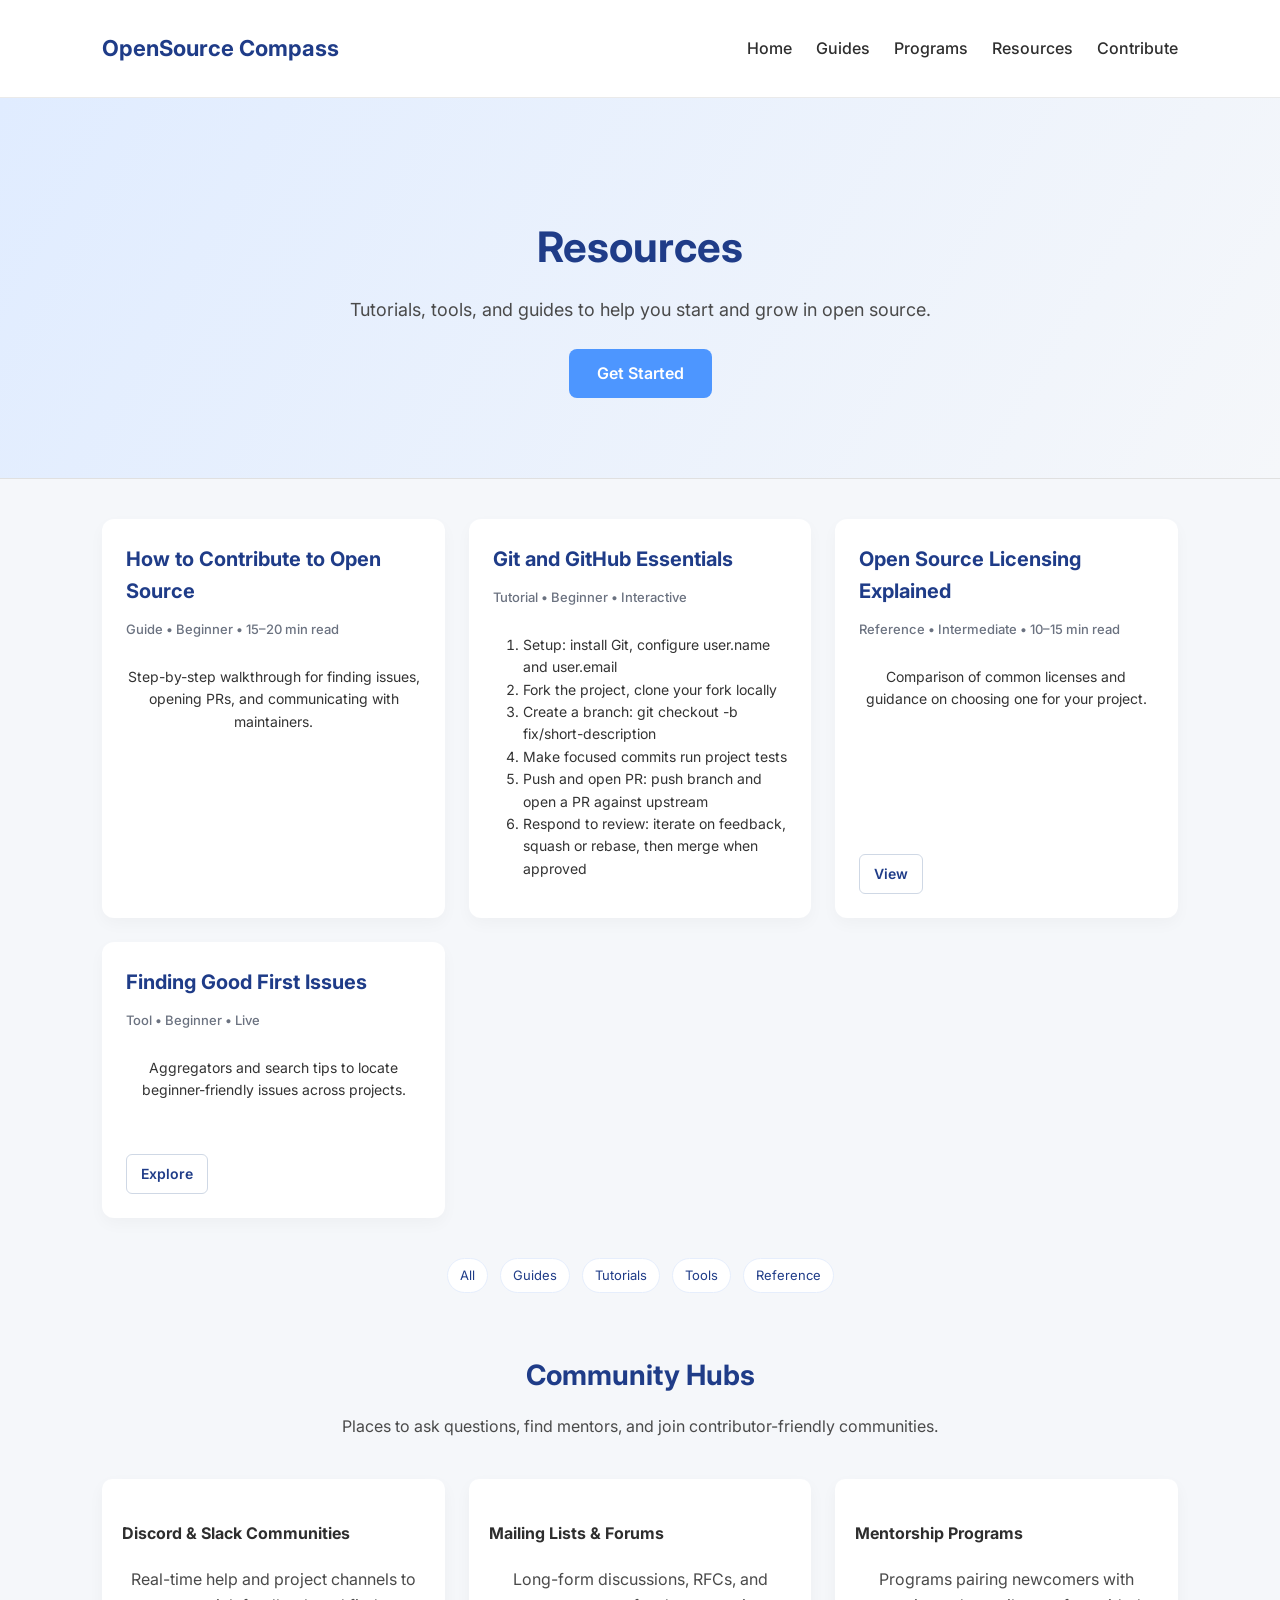
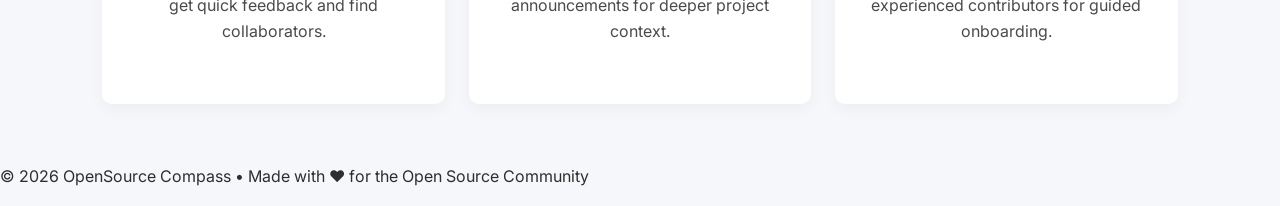
<file: pages/Resources.html>
<!DOCTYPE html>
<html lang="en">
<head>
  <meta charset="utf-8" />
  <title>OpenSource Compass — Resources</title>
  <meta name="viewport" content="width=device-width, initial-scale=1" />
  <link href="https://fonts.googleapis.com/css2?family=Inter:wght@400;600;700&display=swap" rel="stylesheet" />
  <link rel="stylesheet" href="../css/resources.css" />
</head>
<body>

<header>
    <h1>OpenSource Compass</h1>
    <nav>
        <a href="index.html">Home</a>
        <a href="guides.html">Guides</a>
        <a href="programs.html">Programs</a>
        <a href="Resources.html">Resources</a>
        <a href="Contribute.html">Contribute</a>
    </nav>
</header>

<section class="resources-hero">
  <h2>Resources</h2>
  <p>Tutorials, tools, and guides to help you start and grow in open source.</p>
  <a href="#" class="btn-primary">Get Started</a>
</section>

<section>
  <div class="resources-grid">
    <article class="resource-card">
      <h4>How to Contribute to Open Source</h4>
      <div class="resource-meta">Guide • Beginner • 15–20 min read</div>
      <p>Step-by-step walkthrough for finding issues, opening PRs, and communicating with maintainers.</p>
    </article>

    <article class="resource-card">
      <h4>Git and GitHub Essentials</h4>
      <div class="resource-meta">Tutorial • Beginner • Interactive</div>
      <ol>
        <li>Setup: install Git, configure user.name and user.email</li>
        <li>Fork the project, clone your fork locally</li>
        <li>Create a branch: git checkout -b fix/short-description</li>
        <li>Make focused commits run project tests</li>
        <li>Push and open PR: push branch and open a PR against upstream</li>
        <li>Respond to review: iterate on feedback, squash or rebase, then merge when approved</li>
      </ol>
    </article>

    <article class="resource-card">
      <h4>Open Source Licensing Explained</h4>
      <div class="resource-meta">Reference • Intermediate • 10–15 min read</div>
      <p>Comparison of common licenses and guidance on choosing one for your project.</p>
      <div class="resource-actions">
        <a class="btn-outline" href="https://github.com/sayeeg-11/OpenSource-Compass">View</a>
      </div>
    </article>

    <article class="resource-card">
      <h4>Finding Good First Issues</h4>
      <div class="resource-meta">Tool • Beginner • Live</div>
      <p>Aggregators and search tips to locate beginner-friendly issues across projects.</p>
      <div class="resource-actions">
        <a class="btn-outline" href="https://github.com/sayeeg-11/OpenSource-Compass">Explore</a>
      </div>
    </article>
  </div>
</section>

<div class="filters">
  <span class="filter-pill active" data-filter="all">All</span>
  <span class="filter-pill" data-filter="guide">Guides</span>
  <span class="filter-pill" data-filter="tutorial">Tutorials</span>
  <span class="filter-pill" data-filter="tool">Tools</span>
  <span class="filter-pill" data-filter="reference">Reference</span>
</div>

<section>
  <h3>Community Hubs</h3>
  <p>Places to ask questions, find mentors, and join contributor-friendly communities.</p>
  <div class="card-container">
    <div class="card">
      <h4>Discord & Slack Communities</h4>
      <p>Real-time help and project channels to get quick feedback and find collaborators.</p>
    </div>
    <div class="card">
      <h4>Mailing Lists & Forums</h4>
      <p>Long-form discussions, RFCs, and announcements for deeper project context.</p>
    </div>
    <div class="card">
      <h4>Mentorship Programs</h4>
      <p>Programs pairing newcomers with experienced contributors for guided onboarding.</p>
    </div>
  </div>
</section>

<footer>
        <p>&copy; <span id="current-year">2025</span> OpenSource Compass • Made with ❤️ for the Open Source Community</p>
    </footer>

    <script>
        document.getElementById("current-year").textContent = new Date().getFullYear();
    </script>
<script src="../Js_scripts/resources.js"></script>
</body>
</html>
</file>
<file: css/resources.css>
:root {
  --primary-blue: #1F3C88;
  --secondary-blue: #4D96FF;
  --light-gray: #F5F7FA;
  --text-dark: #2E2E2E;
  --success-green: #3CCF91;
  --white: #FFFFFF;
  --hover-shadow: 0 12px 25px rgba(0,0,0,0.08);
}

body {
  font-family: 'Inter', sans-serif;
  background-color: var(--light-gray);
  color: var(--text-dark);
  line-height: 1.6;
  margin: 0;
  padding: 0;
}

header {
    background-color: var(--white);
    border-bottom: 1px solid #eaeaea;
    padding: 16px 8%;
    display: flex;
    justify-content: space-between;
    align-items: center;
    position: relative; /* For the hamburger menu */
}

header h1 {
    color: var(--primary-blue);
    font-size: 22px;
}

header h1 a {
    color: inherit;
    text-decoration: none;
}

nav {
    display: flex;
    align-items: center;
}

nav a {
    margin-left: 24px;
    text-decoration: none;
    color: var(--text-dark);
    font-weight: 500;
}

nav a:hover::after {
    width: 100%;
}

.hamburger {
    display: none;
    cursor: pointer;
}

.hamburger div {
    width: 25px;
    height: 3px;
    background-color: var(--primary-blue);
    margin: 5px 0;
}

.close-icon {
    display: none;
    position: absolute;
    top: 20px;
    right: 20px;
    font-size: 24px;
    cursor: pointer;
}


.resources-hero {
  background: linear-gradient(120deg, #E0ECFF, #F5F7FA);
  padding: 80px 8%;
  text-align: center;
  border-bottom: 1px solid #e0e0e0;
}

.resources-hero h2 {
  font-size: 42px;
  color: var(--primary-blue);
  margin-bottom: 16px;
}

.resources-hero p {
  font-size: 18px;
  max-width: 700px;
  margin: auto;
  margin-bottom: 24px;
  color: #4a4a4a;
}

.resources-hero .btn-primary {
  padding: 12px 28px;
  font-size: 16px;
  border-radius: 8px;
  text-decoration: none;
  display: inline-block;
  background: var(--secondary-blue);
  color: var(--white);
  font-weight: 600;
  transition: transform 0.2s;
}

.resources-hero .btn-primary:hover {
  transform: translateY(-2px);
  box-shadow: 0 6px 20px rgba(0,0,0,0.1);
}

.resources-grid {
  display: grid;
  grid-template-columns: repeat(auto-fit, minmax(260px, 1fr));
  gap: 24px;
  margin: 40px 8%;
}

.resource-card {
  background: var(--white);
  padding: 24px;
  border-radius: 12px;
  box-shadow: 0 6px 16px rgba(0,0,0,0.03);
  display: flex;
  flex-direction: column;
  gap: 12px;
  transition: transform 0.3s ease, box-shadow 0.3s ease;
}

.resource-card:hover {
  transform: translateY(-6px);
  box-shadow: var(--hover-shadow);
}

.resource-card h4 {
  color: var(--primary-blue);
  font-size: 20px;
  margin: 0;
}

.resource-meta {
  font-size: 13px;
  color: #6b7280;
  font-weight: 500;
}

.resource-card p,
.resource-card ol {
  font-size: 14px;
  color: #333;
}

.resource-card ol {
  margin-left: 20px;
  padding-left: 10px;
}

.resource-actions {
  margin-top: auto;
  display: flex;
  gap: 10px;
}

.btn-outline {
  border: 1px solid #cfd8e5;
  background: transparent;
  color: var(--primary-blue);
  padding: 8px 14px;
  border-radius: 6px;
  text-decoration: none;
  font-weight: 600;
  font-size: 14px;
  transition: background 0.3s, color 0.3s;
}

.btn-outline:hover {
  background: var(--primary-blue);
  color: var(--white);
}

.btn-primary {
  background: var(--secondary-blue);
  color: var(--white);
  padding: 8px 14px;
  border-radius: 6px;
  text-decoration: none;
  font-weight: 600;
  font-size: 14px;
  transition: transform 0.2s, box-shadow 0.2s;
}

.btn-primary:hover {
  transform: translateY(-2px);
  box-shadow: 0 6px 18px rgba(0,0,0,0.1);
}

.filters {
  display: flex;
  gap: 12px;
  flex-wrap: wrap;
  margin-top: 12px;
  justify-content: center;
}

.filter-pill {
  background: #fff;
  border: 1px solid #e6eefc;
  color: var(--primary-blue);
  padding: 6px 12px;
  border-radius: 999px;
  font-size: 13px;
  cursor: pointer;
  transition: background 0.2s, color 0.2s;
}

.filter-pill:hover {
  background: var(--primary-blue);
  color: #fff;
}

section h3 {
  font-size: 28px;
  color: var(--primary-blue);
  text-align: center;
  margin-top: 60px;
  margin-bottom: 16px;
}

section p {
  text-align: center;
  color: #4a4a4a;
  margin-bottom: 40px;
  max-width: 700px;
  margin-left: auto;
  margin-right: auto;
}

.card-container {
  display: grid;
  grid-template-columns: repeat(auto-fit, minmax(240px, 1fr));
  gap: 24px;
  margin: 0 8% 60px 8%;
}

.card {
  background: var(--white);
  padding: 20px;
  border-radius: 10px;
  box-shadow: 0 6px 16px rgba(0,0,0,0.04);
  transition: transform 0.3s, box-shadow 0.3s;
}

.card:hover {
  transform: translateY(-5px);
  box-shadow: var(--hover-sh;
}

.card h4 {
  color: var(--secondary-blue);
  margin-bottom: 10px;
}

footer {
  background-color: var(--primary-blue);
  color: #fff;
  text-align: center;
  padding: 28px 8%;
  font-size: 14px;
  margin-top: 60px;
}

/* Responsive */
@media (max-width: 768px) {
  .resources-hero {
    padding: 50px 6%;
  }
  .resources-hero h2 {
    font-size: 32px;
  }
  .resources-hero p {
    font-size: 16px;
  }

  header {
    padding: 16px 6%;
  }

  .resources-grid,
  .card-container {
    margin-left: 6%;
    margin-right: 6%;
    gap: 16px;
  }
}
</file>
